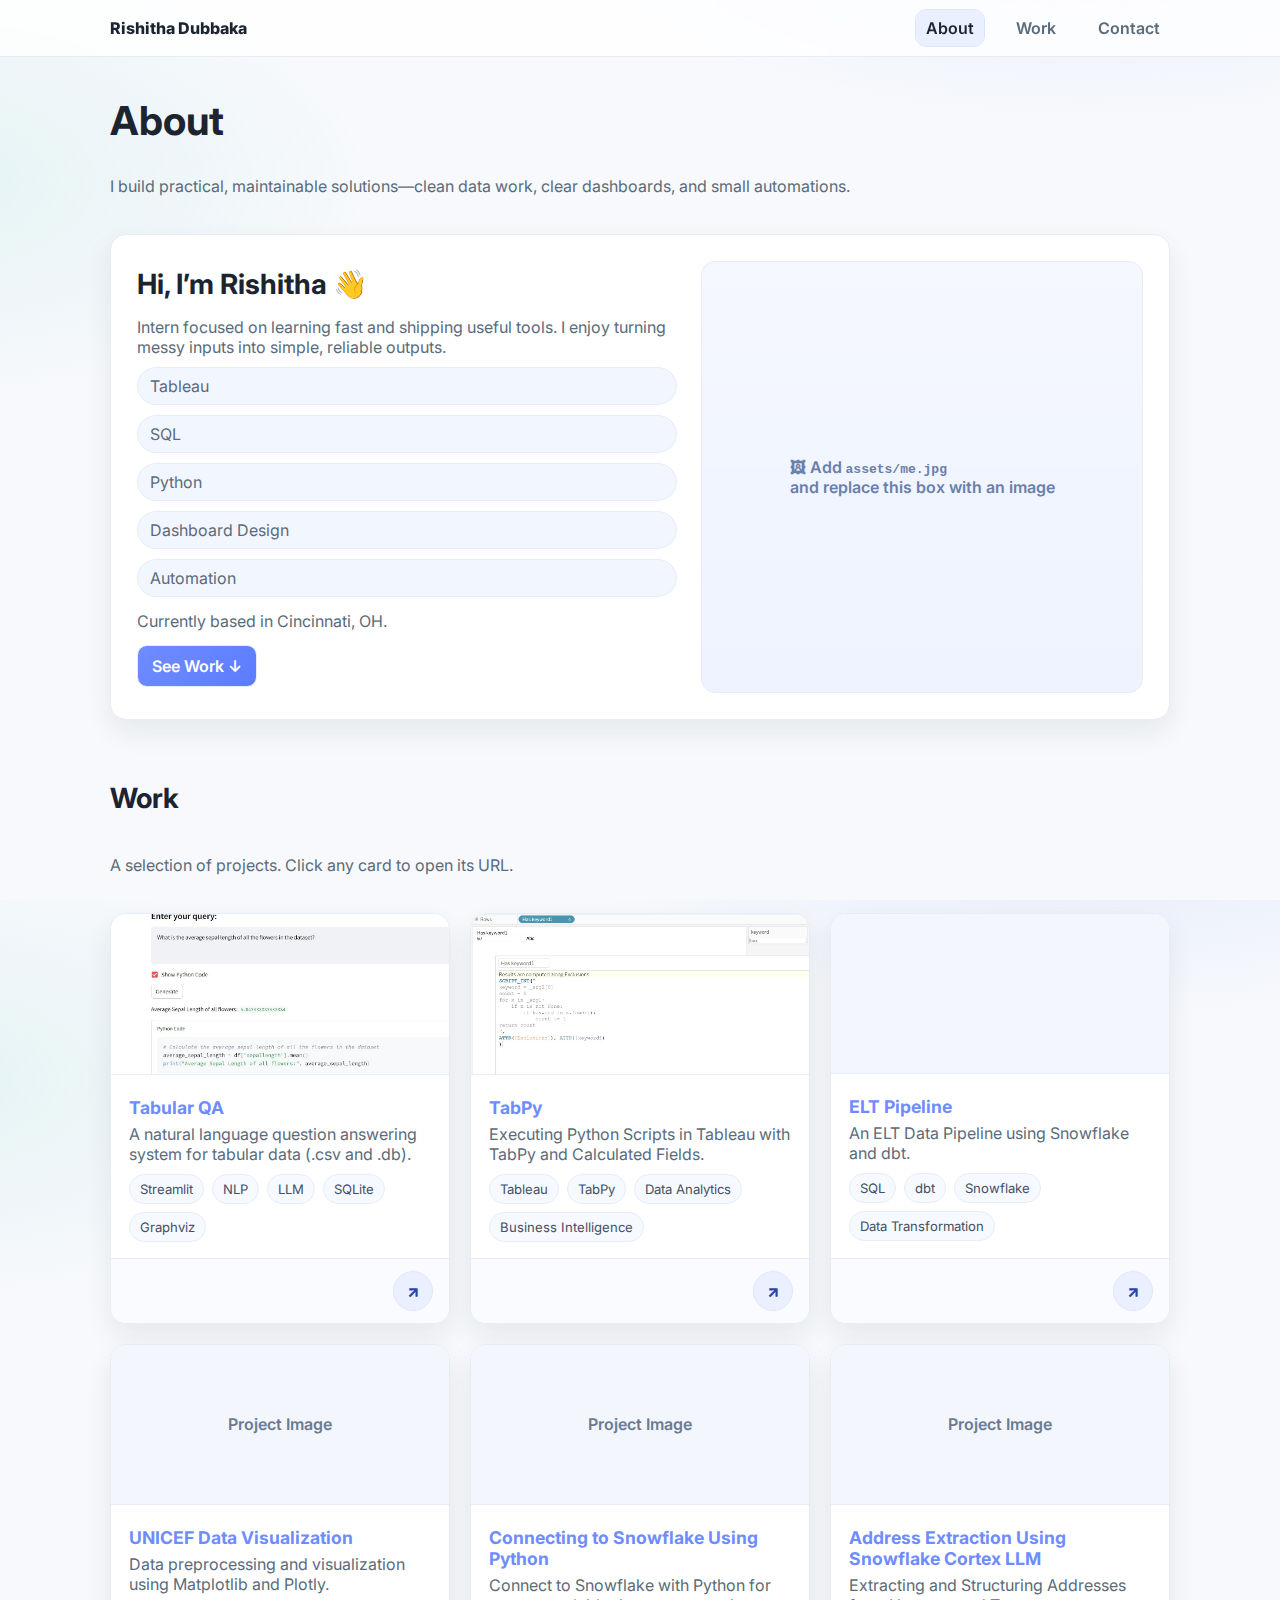
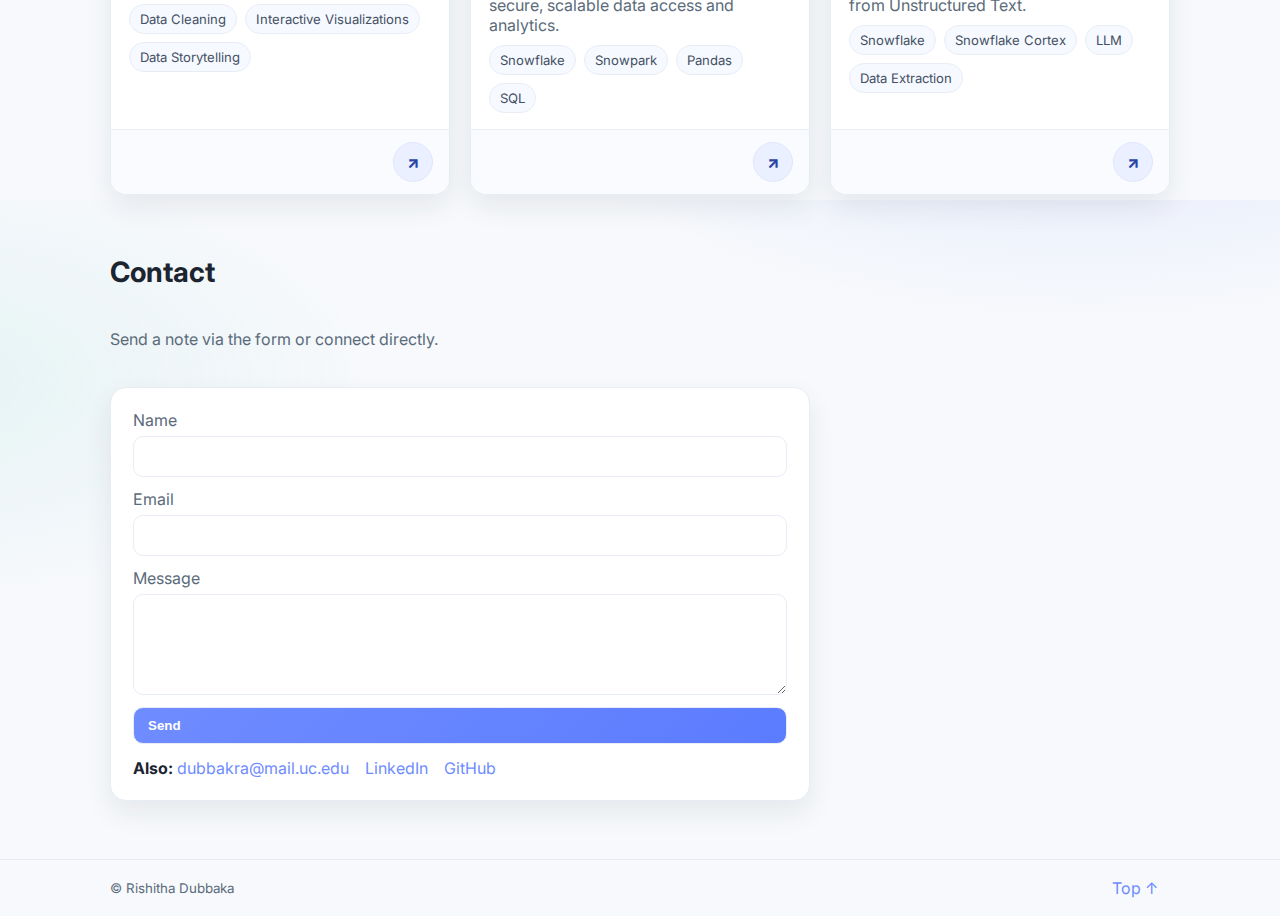
<file: index.html>
<!doctype html>
<html lang="en">
<head>
  <meta charset="utf-8" />
  <meta name="viewport" content="width=device-width, initial-scale=1" />
  <title>Rishitha Dubbaka — Portfolio</title>
  <meta name="description" content="Portfolio of Rishitha Dubbaka — selected work, about, and contact." />
  <meta name="color-scheme" content="light dark" />
  <link rel="preconnect" href="https://fonts.gstatic.com" crossorigin>
  <link rel="preconnect" href="https://fonts.googleapis.com">
  <link href="https://fonts.googleapis.com/css2?family=Inter:wght@400;600;800&display=swap" rel="stylesheet">

  <style>
    /* ===== Design tokens (light, subtle colors) ===== */
    :root{
      --bg: #f7f9fc;
      --surface: #ffffff;
      --text: #1c2430;
      --muted: #5b6b7a;
      --border: #e8edf5;
      --accent: #6f8cff;      /* change this to your favorite pastel */
      --accent-2: #77d1c8;    /* soft teal used sparingly */
      --radius: 16px;
      --shadow: 0 12px 28px rgba(28, 36, 48, .08);
      --maxw: 1100px;
    }

    /* Optional dark mode (auto from system) */
    @media (prefers-color-scheme: dark){
      :root{
        --bg: #0e1420;
        --surface: #131b2a;
        --text: #e7edf7;
        --muted: #a8b3c2;
        --border: #22324c;
        --shadow: 0 14px 30px rgba(0,0,0,.35);
        --accent: #7ea1ff;
        --accent-2: #60d1c8;
      }
    }

    *{box-sizing:border-box}
    html, body{height:100%}
    html{scroll-behavior:smooth}
    body{
      margin:0; background: var(--bg);
      color: var(--text);
      font-family: Inter, system-ui, -apple-system, Segoe UI, Roboto, Arial, sans-serif;
      -webkit-font-smoothing: antialiased; text-rendering: optimizeLegibility;
      /* soft radial background */
      background-image:
        radial-gradient(1000px 500px at 85% -20%, rgba(111,140,255,.18), transparent 60%),
        radial-gradient(900px 400px at -10% 20%, rgba(119,209,200,.16), transparent 55%);
    }

    a{color:var(--accent); text-decoration:none}
    a:hover{text-decoration:underline}
    .wrap{max-width: var(--maxw); margin: 0 auto; padding: 18px 20px}

    /* ===== Header / Nav ===== */
    .site-header{
      position: sticky; top: 0; z-index: 100;
      border-bottom: 1px solid var(--border);
      background: color-mix(in oklab, var(--surface) 80%, transparent);
      backdrop-filter: blur(10px);
    }
    .site-header .inner{
      display:flex; align-items:center; justify-content:space-between; gap:16px;
    }
    .brand{font-weight:800; color:var(--text); text-decoration:none}
    .nav a{
      color: var(--muted); margin-left: 18px; font-weight: 600;
      padding: 8px 10px; border-radius: 10px;
    }
    .nav a:hover{color: var(--text); text-decoration:none; background: var(--border)}
    .nav a.active{color: var(--text); background: #eaf0ff; outline: 1px solid #dae6ff}
    @media (prefers-color-scheme: dark){
      .nav a.active{background: #233258; outline-color:#324a7d}
      .nav a:hover{background:#19243b}
    }

    /* ===== Sections ===== */
    section{scroll-margin-top: 90px}
    .intro{
      margin: 18px auto 22px; display:grid; gap:8px;
    }
    h1{font-size: clamp(28px, 3.2vw, 40px); margin:.2rem 0 .4rem}
    h2{font-size: clamp(22px, 2.6vw, 28px); margin: .4rem 0 1rem}
    .muted{color:var(--muted)}

    /* ===== About ===== */
    .about{
      background: var(--surface); border:1px solid var(--border); border-radius: var(--radius); box-shadow: var(--shadow);
      display:grid; grid-template-columns: 1.1fr .9fr; gap:24px; padding: 26px;
    }
    .about .bio p{margin:.4rem 0; color: var(--muted)}
    .about .highlights{display:grid; gap:10px}
    .chip{display:inline-block; padding:8px 12px; border-radius:999px; border:1px solid var(--border); color:var(--muted); background: #f2f6ff}
    @media (prefers-color-scheme: dark){ .chip{background:#182544; color:#c9d5e8; border-color:#22324c} }
    .avatar{
      border-radius: 14px; border:1px solid var(--border);
      background: linear-gradient(180deg, rgba(255,255,255,.4), transparent), #eef3ff;
      min-height: 220px; display:grid; place-items:center; color:#6a7faa; font-weight:600;
    }
    @media (max-width: 900px){ .about{grid-template-columns:1fr} }

    /* ===== Work grid ===== */
    .grid{
      display:grid; gap: 20px;
      grid-template-columns: repeat(3, 1fr);
    }
    @media (max-width:1000px){ .grid{grid-template-columns: repeat(2,1fr)} }
    @media (max-width:640px){ .grid{grid-template-columns: 1fr} }

    .card{
      background: var(--surface); border:1px solid var(--border);
      border-radius: 16px; box-shadow: var(--shadow); overflow: hidden;
      display:grid; grid-template-rows: auto 1fr auto;
    }
    .thumb{
      background: #f3f6fc; border-bottom:1px solid var(--border); overflow:hidden;
      min-height: 160px; display:grid; place-items:center; color:#6b7a92; font-weight:600;
    }
    .thumb img{width:100%; height:160px; object-fit:cover; display:block}
    .content{padding: 16px 18px}
    .title{margin:6px 0 6px; font-size:1.1rem}
    .desc{margin:0 0 10px; color: var(--muted)}
    .tags{display:flex; flex-wrap:wrap; gap:8px; margin:0; padding:0; list-style:none}
    .tags li{font-size:.82rem; padding:6px 10px; border:1px solid var(--border); border-radius:999px; color:#445063; background:#f6f9ff}
    @media (prefers-color-scheme: dark){ .tags li{background:#18213a; color:#ced7ea; border-color:#22324c} }

    .cta{
      display:flex; justify-content:flex-end; align-items:center; padding: 12px 16px; border-top:1px solid var(--border); background: #f9fbff;
    }
    .go{
      width:40px; height:40px; display:grid; place-items:center; border-radius:999px;
      background: #eaf0ff; color:#2b45a1; border:1px solid #dfe6fb; font-weight:800;
    }
    .project-link{display:contents} /* make entire card clickable via the anchor wrapping inner parts */
    @media (prefers-color-scheme: dark){
      .cta{background:#141e33}
      .go{background:#1b2a4f; color:#bcd0ff; border-color:#2a3d6b}
    }

    /* ===== Contact ===== */
    .contact{
      background: var(--surface); border:1px solid var(--border);
      border-radius: var(--radius); box-shadow: var(--shadow); padding: 22px;
      display:grid; gap: 14px; max-width: 700px;
    }
    .form{display:grid; gap:12px}
    .form label{display:grid; gap:6px; color: var(--muted)}
    .form input,.form textarea{
      padding:12px; border-radius:10px; border:1px solid var(--border);
      background:#fff; color:var(--text)
    }
    @media (prefers-color-scheme: dark){
      .form input,.form textarea{background:#0f1627; color:var(--text)}
    }
    .btn{
      display:inline-flex; align-items:center; gap:8px;
      padding:10px 14px; border-radius:10px; border:1px solid var(--border);
      background: linear-gradient(135deg, var(--accent), #5b7cff); color:#fff; font-weight:600;
    }
    .links a{margin-right:12px}

    /* Footer */
    footer{border-top:1px solid var(--border); margin-top:40px}
    footer .wrap{display:flex; align-items:center; justify-content:space-between; gap:12px}
    small{color:var(--muted)}

    /* Reduced motion */
    @media (prefers-reduced-motion: reduce){
      html{scroll-behavior:auto}
    }

    /* Focus styles */
    :where(a, button, [tabindex]):focus-visible{
      outline: 2px solid var(--accent-2);
      outline-offset: 2px; border-radius: 10px;
    }
  </style>
</head>
<body>

  <!-- ===== Header ===== -->
  <header class="site-header">
    <div class="wrap inner">
      <a class="brand" href="#about">Rishitha Dubbaka</a>
      <nav class="nav" aria-label="Primary">
        <a href="#about"  class="active">About</a>
        <a href="#work">Work</a>
        <a href="#contact">Contact</a>
      </nav>
    </div>
  </header>

  <!-- ===== About (first section shown on open) ===== -->
  <main>
    <section id="about" class="wrap">
      <div class="intro">
        <h1>About</h1>
        <p class="muted">I build practical, maintainable solutions—clean data work, clear dashboards, and small automations.</p>
      </div>

      <div class="about">
        <div class="bio">
          <h2>Hi, I’m Rishitha 👋</h2>
          <p>Intern focused on learning fast and shipping useful tools. I enjoy turning messy inputs into simple, reliable outputs.</p>
          <div class="highlights" style="margin-top:10px">
            <span class="chip">Tableau</span>
            <span class="chip">SQL</span>
            <span class="chip">Python</span>
            <span class="chip">Dashboard Design</span>
            <span class="chip">Automation</span>
          </div>
          <p style="margin-top:14px" class="muted">Currently based in Cincinnati, OH.</p>
          <p style="margin-top:14px">
            <a class="btn" href="#work" title="See my work">See Work ↓</a>
          </p>
        </div>

        <!-- Replace this with your photo if you have one -->
        <div class="avatar">
          <div>🖼 Add <code>assets/me.jpg</code><br/>and replace this box with an image</div>
        </div>
      </div>
    </section>

    <!-- ===== Work ===== -->
    <section id="work" class="wrap">
      <div class="intro">
        <h2>Work</h2>
        <p class="muted">A selection of projects. Click any card to open its URL.</p>
      </div>

      <div class="grid" role="list">
        <!-- Card 1 -->
        <article class="card" role="listitem">
          <a class="project-link" href="https://github.com/rishithadubbaka/TabularQA" target="_blank" rel="noopener noreferrer" aria-label="Open TabularQA (opens in new tab)">
            <div class="thumb">
              <img src="assets/TabularQA.jpg" alt="TabularQA snapshot" />
            </div>
            <div class="content">
              <h3 class="title">Tabular QA</h3>
              <p class="desc">A natural language question answering system for tabular data (.csv and .db).</p>
              <ul class="tags"><li>Streamlit</li><li>NLP</li><li>LLM</li><li>SQLite</li><li>Graphviz</li></ul>
            </div>
            <div class="cta"><span class="go" aria-hidden="true">↗</span></div>
          </a>
        </article>

        <!-- Card 2 -->
        <article class="card" role="listitem">
          <a class="project-link" href="https://medium.com/@rishithadubbaka/executing-python-scripts-in-tableau-with-tabpy-and-calculated-fields-2bc21374a030" target="_blank" rel="noopener noreferrer" aria-label="Open Tabpy (opens in new tab)">
            <div class="thumb">
              <img src="assets/TabPy.jpg" alt="TabPy snapshot" />
            </div>

            <div class="content">
              <h3 class="title">TabPy</h3>
              <p class="desc">Executing Python Scripts in Tableau with TabPy and Calculated Fields.</p>
              <ul class="tags"><li>Tableau</li><li>TabPy</li><li>Data Analytics</li><li>Business Intelligence</li></ul>
            </div>
            <div class="cta"><span class="go" aria-hidden="true">↗</span></div>
          </a>
        </article>

        <!-- Card 3 -->
        <article class="card" role="listitem">
          <a class="project-link" href="https://medium.com/@rishithadubbaka/building-an-elt-data-pipeline-with-snowflake-and-dbt-35e5efd34692" target="_blank" rel="noopener noreferrer" aria-label="ELT Pipeline (opens in new tab)">
            <div class="thumb">
              <!-- <img src="assets/project-3.jpg" alt="Car sales visualization snapshot" /> -->
            </div>
            <div class="content">
              <h3 class="title">ELT Pipeline</h3>
              <p class="desc">An ELT Data Pipeline using Snowflake and dbt.</p>
              <ul class="tags"><li>SQL</li><li>dbt</li><li>Snowflake</li><li>Data Transformation</li></ul>
            </div>
            <div class="cta"><span class="go" aria-hidden="true">↗</span></div>
          </a>
        </article>

        <!-- Card 4 -->
        <article class="card" role="listitem">
          <a class="project-link" href="https://medium.com/@rishithadubbaka/data-visualization-on-real-world-dataset-from-scratch-391ac76a70db" target="_blank" rel="noopener noreferrer" aria-label="Open UNICEF Data Viz (opens in new tab)">
            <div class="thumb">
              <!-- <img src="assets/project-3.jpg" alt="Car sales visualization snapshot" /> -->
              <span>Project Image</span>
            </div>
            <div class="content">
              <h3 class="title">UNICEF Data Visualization</h3>
              <p class="desc">Data preprocessing and visualization using Matplotlib and Plotly.</p>
              <ul class="tags"><li>Data Cleaning</li><li>Interactive Visualizations</li><li>Data Storytelling</li></ul>
            </div>
            <div class="cta"><span class="go" aria-hidden="true">↗</span></div>
          </a>
        </article>

        <!-- Card 5 -->
        <article class="card" role="listitem">
          <a class="project-link" href="https://medium.com/@rishithadubbaka/connecting-to-snowflake-using-python-%EF%B8%8F-74d0a612bdb9" target="_blank" rel="noopener noreferrer" aria-label="Open Connecting to Snowflake (opens in new tab)">
            <div class="thumb">
              <!-- <img src="assets/project-3.jpg" alt="Car sales visualization snapshot" /> -->
              <span>Project Image</span>
            </div>
            <div class="content">
              <h3 class="title">Connecting to Snowflake Using Python</h3>
              <p class="desc">Connect to Snowflake with Python for secure, scalable data access and analytics.</p>
              <ul class="tags"><li>Snowflake</li><li>Snowpark</li><li>Pandas</li><li>SQL</li></ul>
            </div>
            <div class="cta"><span class="go" aria-hidden="true">↗</span></div>
          </a>
        </article>

        <!-- Card 6 -->
        <article class="card" role="listitem">
          <a class="project-link" href="https://github.com/rishithadubbaka/Address-Extraction-Using-Snowflake-Cortex-LLM" target="_blank" rel="noopener noreferrer" aria-label="Open Address Extraction (opens in new tab)">
            <div class="thumb">
              <!-- <img src="assets/project-3.jpg" alt="Car sales visualization snapshot" /> -->
              <span>Project Image</span>
            </div>
            <div class="content">
              <h3 class="title">Address Extraction Using Snowflake Cortex LLM</h3>
              <p class="desc">Extracting and Structuring Addresses from Unstructured Text.</p>
              <ul class="tags"><li>Snowflake</li><li>Snowflake Cortex</li><li>LLM</li><li>Data Extraction</li></ul>
            </div>
            <div class="cta"><span class="go" aria-hidden="true">↗</span></div>
          </a>
        </article>

        <!-- Duplicate more cards as needed -->
      </div>
    </section>

    <!-- ===== Contact ===== -->
    <section id="contact" class="wrap">
      <div class="intro">
        <h2>Contact</h2>
        <p class="muted">Send a note via the form or connect directly.</p>
      </div>

      <div class="contact">
        <form id="contact-form" class="form">
        <label>
          <span>Name</span>
          <input name="name" required />
        </label>
      
        <label>
          <span>Email</span>
          <input type="email" name="email" required />
        </label>
      
        <label>
          <span>Message</span>
          <textarea name="message" rows="5" required></textarea>
        </label>
      
        <button type="submit" class="btn">Send</button>
      </form>
        <div
          id="form-success"
          style="display:none; margin-top:12px; color:#2e7d32; font-weight:600;"
        >
          ✅ Thanks for reaching out! I’ll get back to you soon.
        </div>

        <div class="links">
          <strong>Also:</strong>
          <a href="mailto:dubbakra@mail.uc.edu">dubbakra@mail.uc.edu</a>
          <a href="https://www.linkedin.com/in/rishithadubbaka/" target="_blank" rel="noopener">LinkedIn</a>
          <a href="https://github.com/rishithadubbaka" target="_blank" rel="noopener">GitHub</a>
        </div>
      </div>
    </section>
  </main>

  <footer>
    <div class="wrap">
      <small>© <span id="year"></span> Rishitha Dubbaka</small>
      <div class="links">
        <a href="#about">Top ↑</a>
      </div>
    </div>
  </footer>
  <script src="script.js"></script>
</body>
</html>
</file>
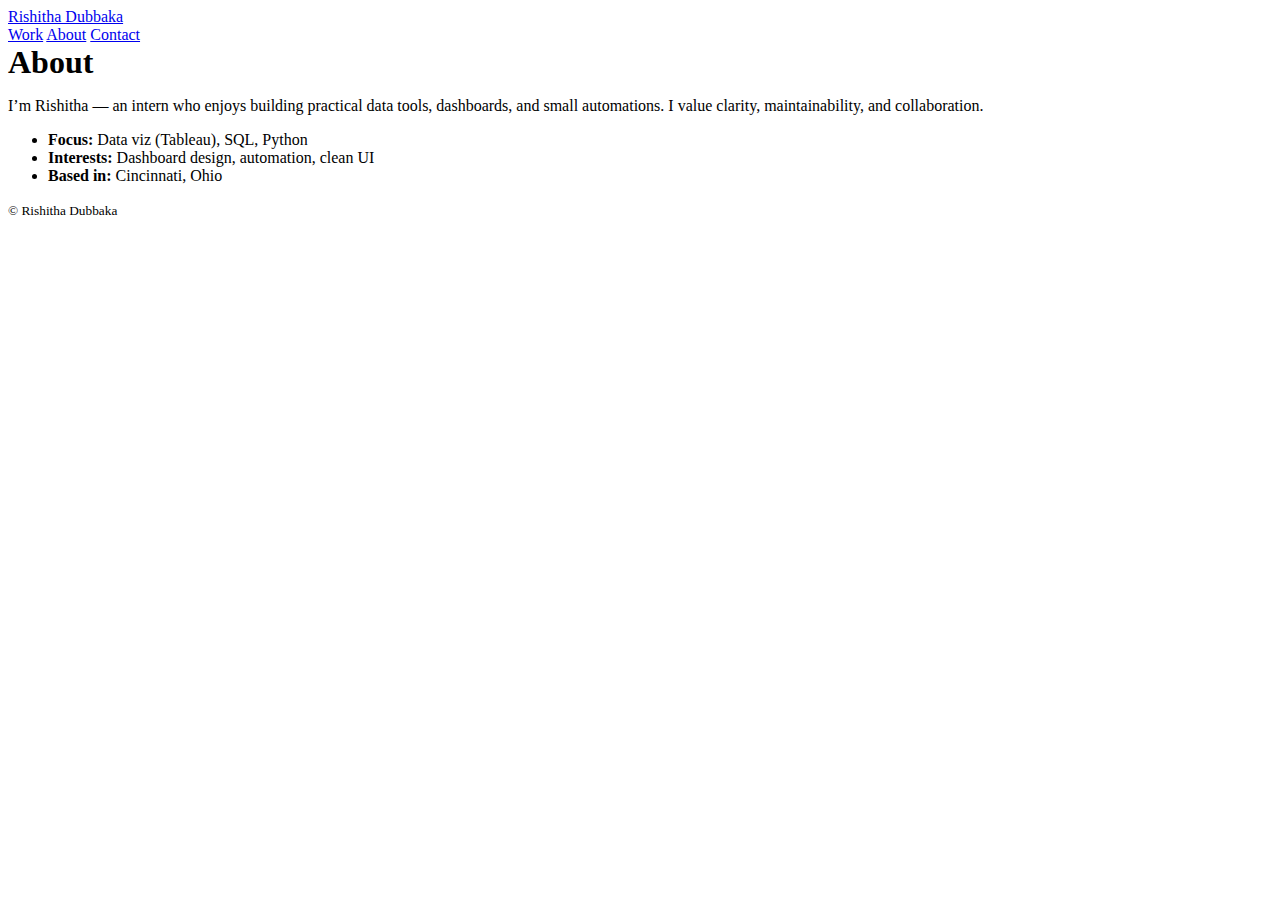
<file: about.html>
<!doctype html>
<html lang="en">
<head>
  <meta charset="utf-8" />
  <meta name="viewport" content="width=device-width, initial-scale=1" />
  <title>About — Rishitha Dubbaka</title>
  <link rel="stylesheet" href="styles.css" />
  <link rel="preconnect" href="https://fonts.gstatic.com" crossorigin>
  <link href="https://fonts.googleapis.com/css2?family=Inter:wght@400;600;800&display=swap" rel="stylesheet">
</head>
<body>
<header class="site-header">
  <div class="wrap">
    <a class="brand" href="index.html">Rishitha Dubbaka</a>
    <nav class="nav">
      <a href="index.html">Work</a>
      <a class="active" href="about.html">About</a>
      <a href="contact.html">Contact</a>
    </nav>
  </div>
</header>

<main class="wrap">
  <section class="narrow">
    <h1>About</h1>
    <p class="lead">
      I’m Rishitha — an intern who enjoys building practical data tools, dashboards, and small automations.
      I value clarity, maintainability, and collaboration.
    </p>
    <ul class="bullets">
      <li><strong>Focus:</strong> Data viz (Tableau), SQL, Python</li>
      <li><strong>Interests:</strong> Dashboard design, automation, clean UI</li>
      <li><strong>Based in:</strong> Cincinnati, Ohio</li>
    </ul>
  </section>
</main>

<footer class="site-footer">
  <div class="wrap">
    <small>© <span id="year"></span> Rishitha Dubbaka</small>
  </div>
</footer>
<script src="script.js"></script>
</body>
</html>
</file>
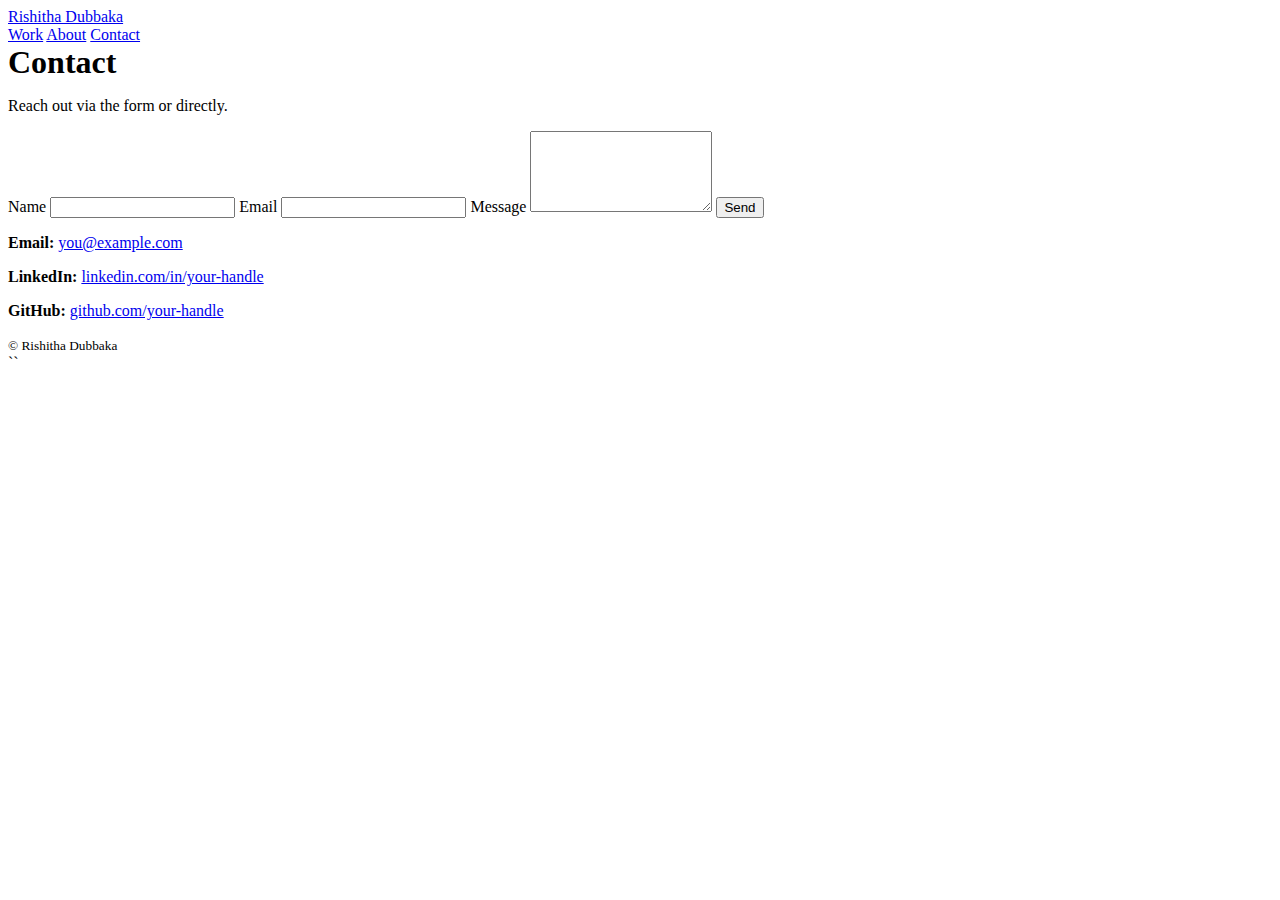
<file: contact.html>
<!doctype html>
<html lang="en">
<head>
  <meta charset="utf-8" />
  <meta name="viewport" content="width=device-width, initial-scale=1" />
  <title>Contact — Rishitha Dubbaka</title>
  <link rel="stylesheet" href="styles.css" />
  <link rel="preconnect" href="https://fonts.gstatic.com" crossorigin>
  <link href="https://fonts.googleapis.com/css2?family=Inter:wght@400;600;800&display=swap" rel="stylesheet">
</head>
<body>
<header class="site-header">
  <div class="wrap">
    <a class="brand" href="index.html">Rishitha Dubbaka</a>
    <nav class="nav">
      <a href="index.html">Work</a>
      <a href="about.html">About</a>
      <a class="active" href="contact.html">Contact</a>
    </nav>
  </div>
</header>

<main class="wrap">
  <section class="narrow">
    <h1>Contact</h1>
    <p class="muted">Reach out via the form or directly.</p>

    <!-- Works on Netlify if you deploy there (no server needed) -->
    <form name="contact" method="POST" data-netlify="true" class="form">
      <input type="hidden" name="form-name" value="contact" />
      <label>
        <span>Name</span>
        <input name="name" required />
      </label>
      <label>
        <span>Email</span>
        <input type="email" name="email" required />
      </label>
      <label>
        <span>Message</span>
        <textarea name="message" rows="5" required></textarea>
      </label>
      <button class="btn primary" type="submit">Send</button>
    </form>

    <div class="contact-alt">
      <p><strong>Email:</strong> <a href="mailto:you@example.com">you@example.com</a></p>
      <p><strong>LinkedIn:</strong> <a href="https://www.linkedin.com/in/your-handle" target="_blank" rel="noopener">linkedin.com/in/your-handle</a></p>
      <p><strong>GitHub:</strong> <a href="https://github.com/your-handle" target="_blank" rel="noopener">github.com/your-handle</a></p>
    </div>
  </section>
</main>

<footer class="site-footer">
  <div class="wrap">
    <small>© <span id="year"></span> Rishitha Dubbaka</small>
  </div>
</footer>
<script src="script.js"></script>
</body>
</html>
``
</file>
<file: styles.css>
/* Layout (keep your page grid if you already have one) */
.page{
  max-width: 980px;
  margin: 48px auto;
  padding: 0 20px;
  display:grid;
  grid-template-columns: 300px 1fr; /* left = sidebar, right = main (to add later) */
  gap: 40px;
}

/* Sidebar — minimalist, no card chrome */
.sidebar{ position: sticky; top: 24px; height: fit-content; }

/* Basic typography */
h1,h2,h3{ margin:0; }
.section{ margin-bottom: 28px; }
h2{ font-size:1.15rem; letter-spacing:.2px; margin-bottom: 8px; }

.rule{
  border:0; height:1px; background: var(--rule, #1d2746);
  margin: 16px 0 22px;
}

/* Identity */
.avatar{
  width: 96px; height: 96px;
  border-radius: 12px;     /* rounded square image */
  object-fit: cover; display:block;
}
.name{ font-size: 1.6rem; font-weight: 700; margin-top: 10px; }
.role{ margin: 6px 0; color: var(--muted); }
.location{ color: var(--muted); margin: 2px 0 12px; }

/* Contact chips (subtle, not card-like) */
.links{ display:flex; flex-wrap:wrap; gap:10px; margin-top: 10px; }
.chip{
  display:inline-flex; align-items:center; gap:8px;
  padding:8px 12px; border-radius:999px; font-size:.92rem;
  color: var(--text); text-decoration:none;
  border:1px solid transparent;
  background: color-mix(in oklab, var(--bg-alt) 80%, black 20%);
}
.chip:hover{ border-color: var(--accent); }

/* Skills */
.tags{ list-style:none; padding:0; margin:10px 0 0; display:flex; flex-wrap:wrap; gap:8px; }
.tags li{
  padding:4px 10px; border-radius:999px;
  background: color-mix(in oklab, var(--bg-alt) 85%, black 15%);
  color: var(--tag);
  font-size:.85rem;
}

/* Responsive */
@media (max-width: 960px){
  .page{ grid-template-columns: 1fr; gap: 28px; }
  .sidebar{ position: static; }
}
</file>
